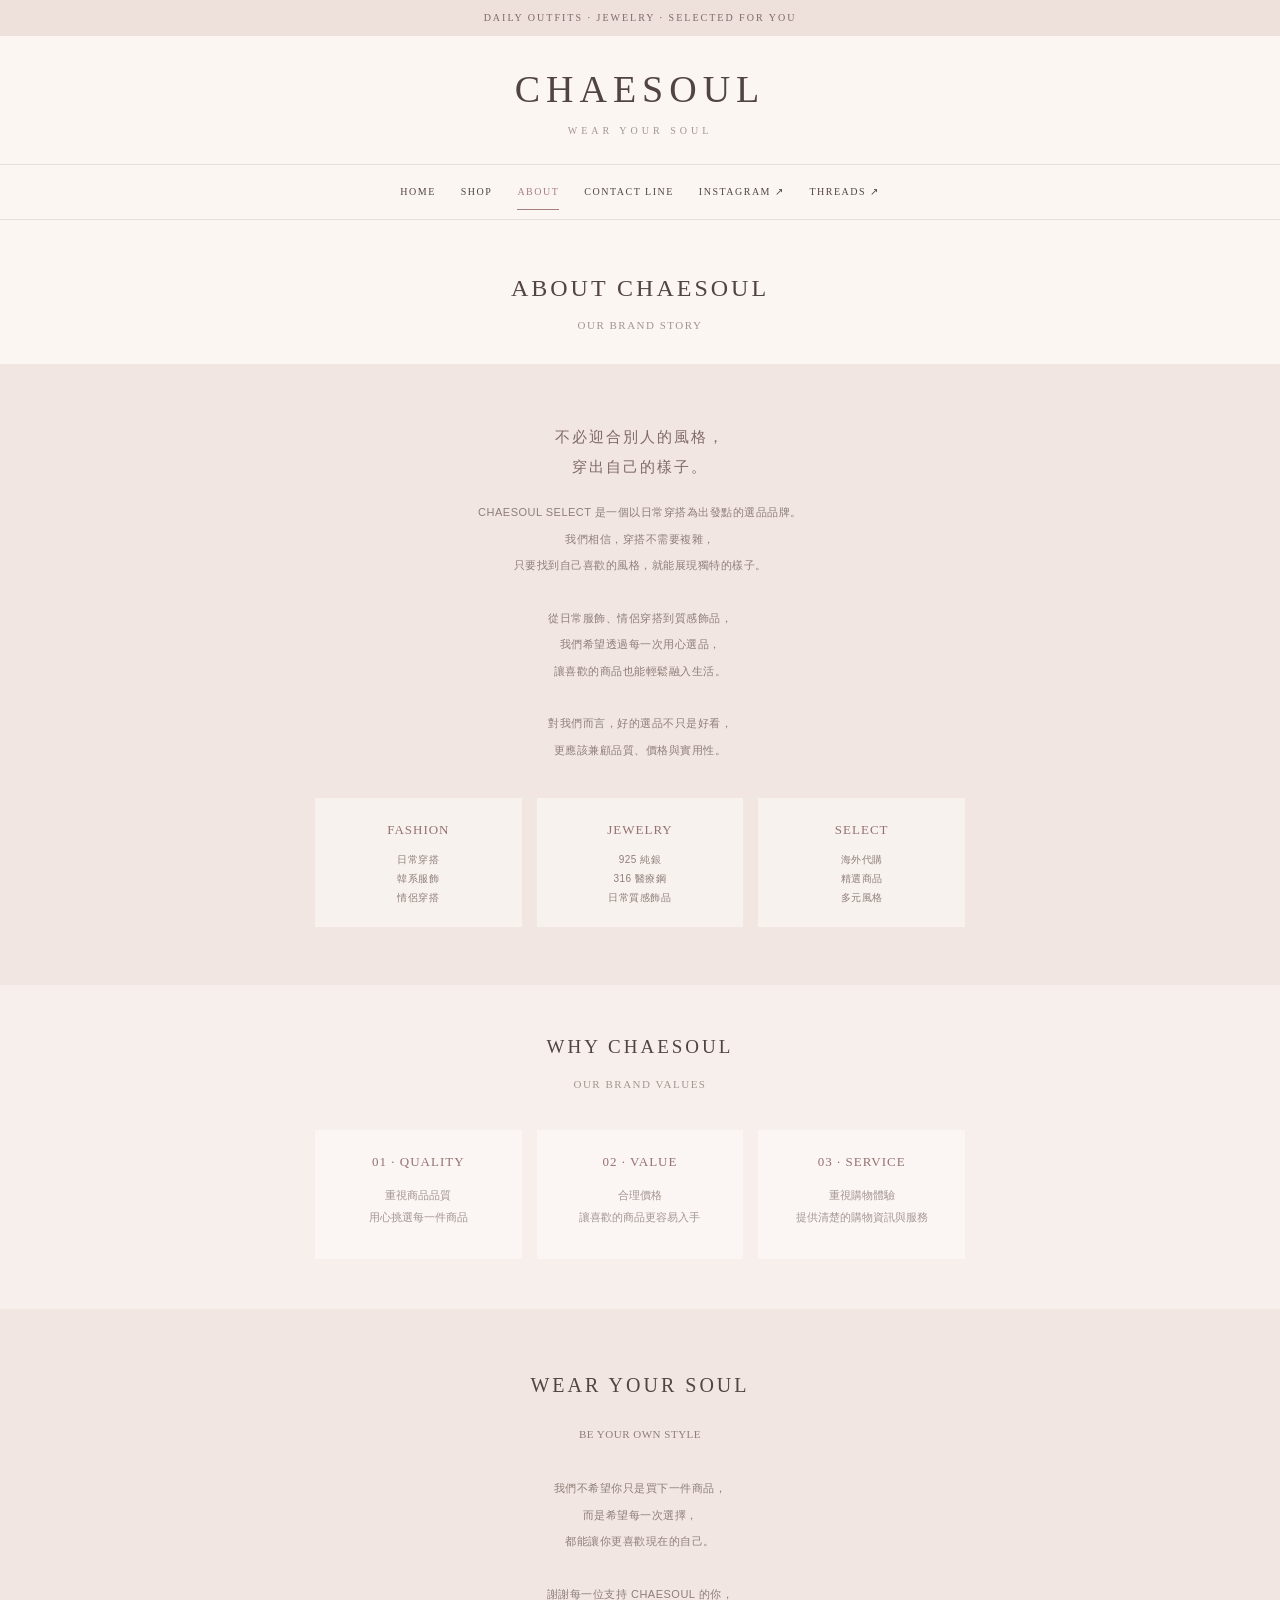
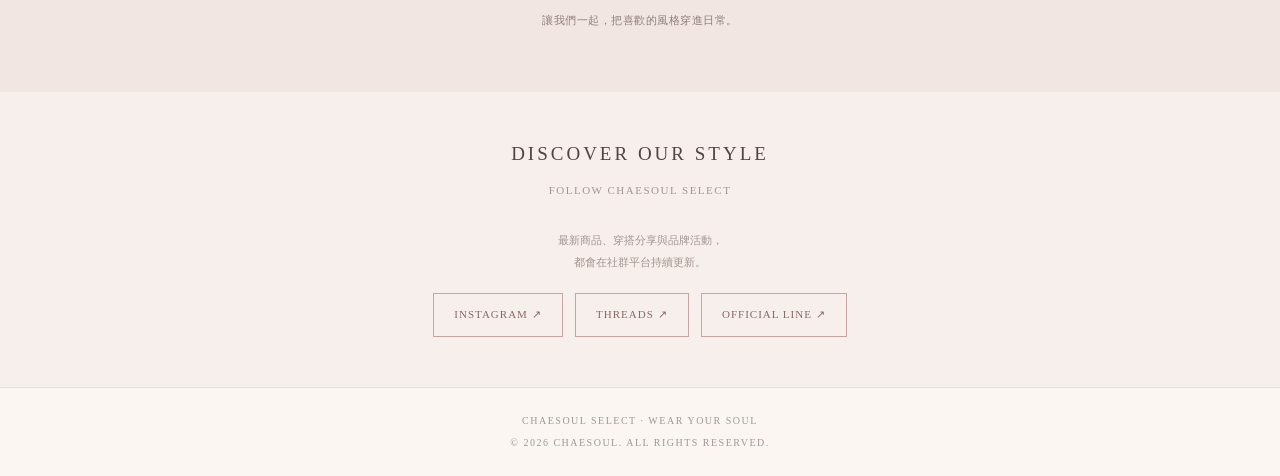
<file: about.html>
<!DOCTYPE html>
<html lang="zh-Hant">
<head>
  <meta charset="UTF-8">
  <meta name="viewport" content="width=device-width, initial-scale=1.0">
  <meta name="theme-color" content="#fbf6f2">
  <meta name="description" content="CHAESOUL SELECT｜日常服飾、情侶穿搭、質感飾品與海外代購。找到喜歡的風格，穿出自己的樣子。">
  <title>品牌介紹 | CHAESOUL SELECT</title>
  <link rel="stylesheet" href="style.css">
</head>

<body>

  <div class="topbar">
    DAILY OUTFITS · JEWELRY · SELECTED FOR YOU
  </div>

  <header>
    <h1 class="logo">
      <a href="index.html">CHAESOUL</a>
    </h1>
    <p class="tagline">WEAR YOUR SOUL</p>
  </header>

  <nav>
    <a href="index.html">HOME</a>
    <a href="shop.html">SHOP</a>
    <a href="about.html" aria-current="page">ABOUT</a>
    <a href="contact.html">CONTACT LINE</a>
    <a href="https://www.instagram.com/chaesoul__/" target="_blank" rel="noopener noreferrer">INSTAGRAM ↗</a>
    <a href="https://www.threads.com/@chaesoul__" target="_blank" rel="noopener noreferrer">THREADS ↗</a>
  </nav>

  <main>

    <!-- 品牌主視覺 -->
    <section class="page-intro">
      <h2>ABOUT CHAESOUL</h2>
      <p>OUR BRAND STORY</p>
    </section>

    <!-- 品牌理念 -->
    <section class="about">

      <div class="about-content">

        <p class="about-lead">
          不必迎合別人的風格，<br>
          穿出自己的樣子。
        </p>

        <p>
          CHAESOUL SELECT 是一個以日常穿搭為出發點的選品品牌。<br>
          我們相信，穿搭不需要複雜，<br>
          只要找到自己喜歡的風格，就能展現獨特的樣子。
          <br><br>

          從日常服飾、情侶穿搭到質感飾品，<br>
          我們希望透過每一次用心選品，<br>
          讓喜歡的商品也能輕鬆融入生活。
          <br><br>

          對我們而言，好的選品不只是好看，<br>
          更應該兼顧品質、價格與實用性。
        </p>

      </div>

      <div class="about-details">

        <div class="about-item">
          <h3>FASHION</h3>
          <p>
            日常穿搭<br>
            韓系服飾<br>
            情侶穿搭
          </p>
        </div>

        <div class="about-item">
          <h3>JEWELRY</h3>
          <p>
            925 純銀<br>
            316 醫療鋼<br>
            日常質感飾品
          </p>
        </div>

        <div class="about-item">
          <h3>SELECT</h3>
          <p>
            海外代購<br>
            精選商品<br>
            多元風格
          </p>
        </div>

      </div>

    </section>

    <!-- 品牌特色 -->
    <section class="social">

      <div class="section-heading">
        <h2>WHY CHAESOUL</h2>
        <p>OUR BRAND VALUES</p>
      </div>

      <div class="about-details">

        <div class="about-item">
          <h3>01 · QUALITY</h3>
          <p>
            重視商品品質<br>
            用心挑選每一件商品
          </p>
        </div>

        <div class="about-item">
          <h3>02 · VALUE</h3>
          <p>
            合理價格<br>
            讓喜歡的商品更容易入手
          </p>
        </div>

        <div class="about-item">
          <h3>03 · SERVICE</h3>
          <p>
            重視購物體驗<br>
            提供清楚的購物資訊與服務
          </p>
        </div>

      </div>

    </section>

    <!-- 品牌宣言 -->
    <section class="about">

      <div class="about-content">

        <div class="section-heading">
          <h2>WEAR YOUR SOUL</h2>
          <p>BE YOUR OWN STYLE</p>
        </div>

        <p>
          我們不希望你只是買下一件商品，<br>
          而是希望每一次選擇，<br>
          都能讓你更喜歡現在的自己。
          <br><br>
          謝謝每一位支持 CHAESOUL 的你，<br>
          讓我們一起，把喜歡的風格穿進日常。
        </p>

      </div>

    </section>

    <!-- 社群及官方 LINE -->
    <section class="social">

      <div class="section-heading">
        <h2>DISCOVER OUR STYLE</h2>
        <p>FOLLOW CHAESOUL SELECT</p>
      </div>

      <p>
        最新商品、穿搭分享與品牌活動，<br>
        都會在社群平台持續更新。
      </p>

      <a
        class="social-button"
        href="https://www.instagram.com/chaesoul__/"
        target="_blank"
        rel="noopener noreferrer"
      >
        INSTAGRAM ↗
      </a>

      <a
        class="social-button"
        href="https://www.threads.com/@chaesoul__"
        target="_blank"
        rel="noopener noreferrer"
      >
        THREADS ↗
      </a>

      <a
        class="social-button"
        href="https://lin.ee/R7tp9XY"
        target="_blank"
        rel="noopener noreferrer"
      >
        OFFICIAL LINE ↗
      </a>

    </section>

  </main>

  <footer>
    CHAESOUL SELECT · WEAR YOUR SOUL
    <br>
    © 2026 CHAESOUL. ALL RIGHTS RESERVED.
  </footer>

</body>
</html>
</file>
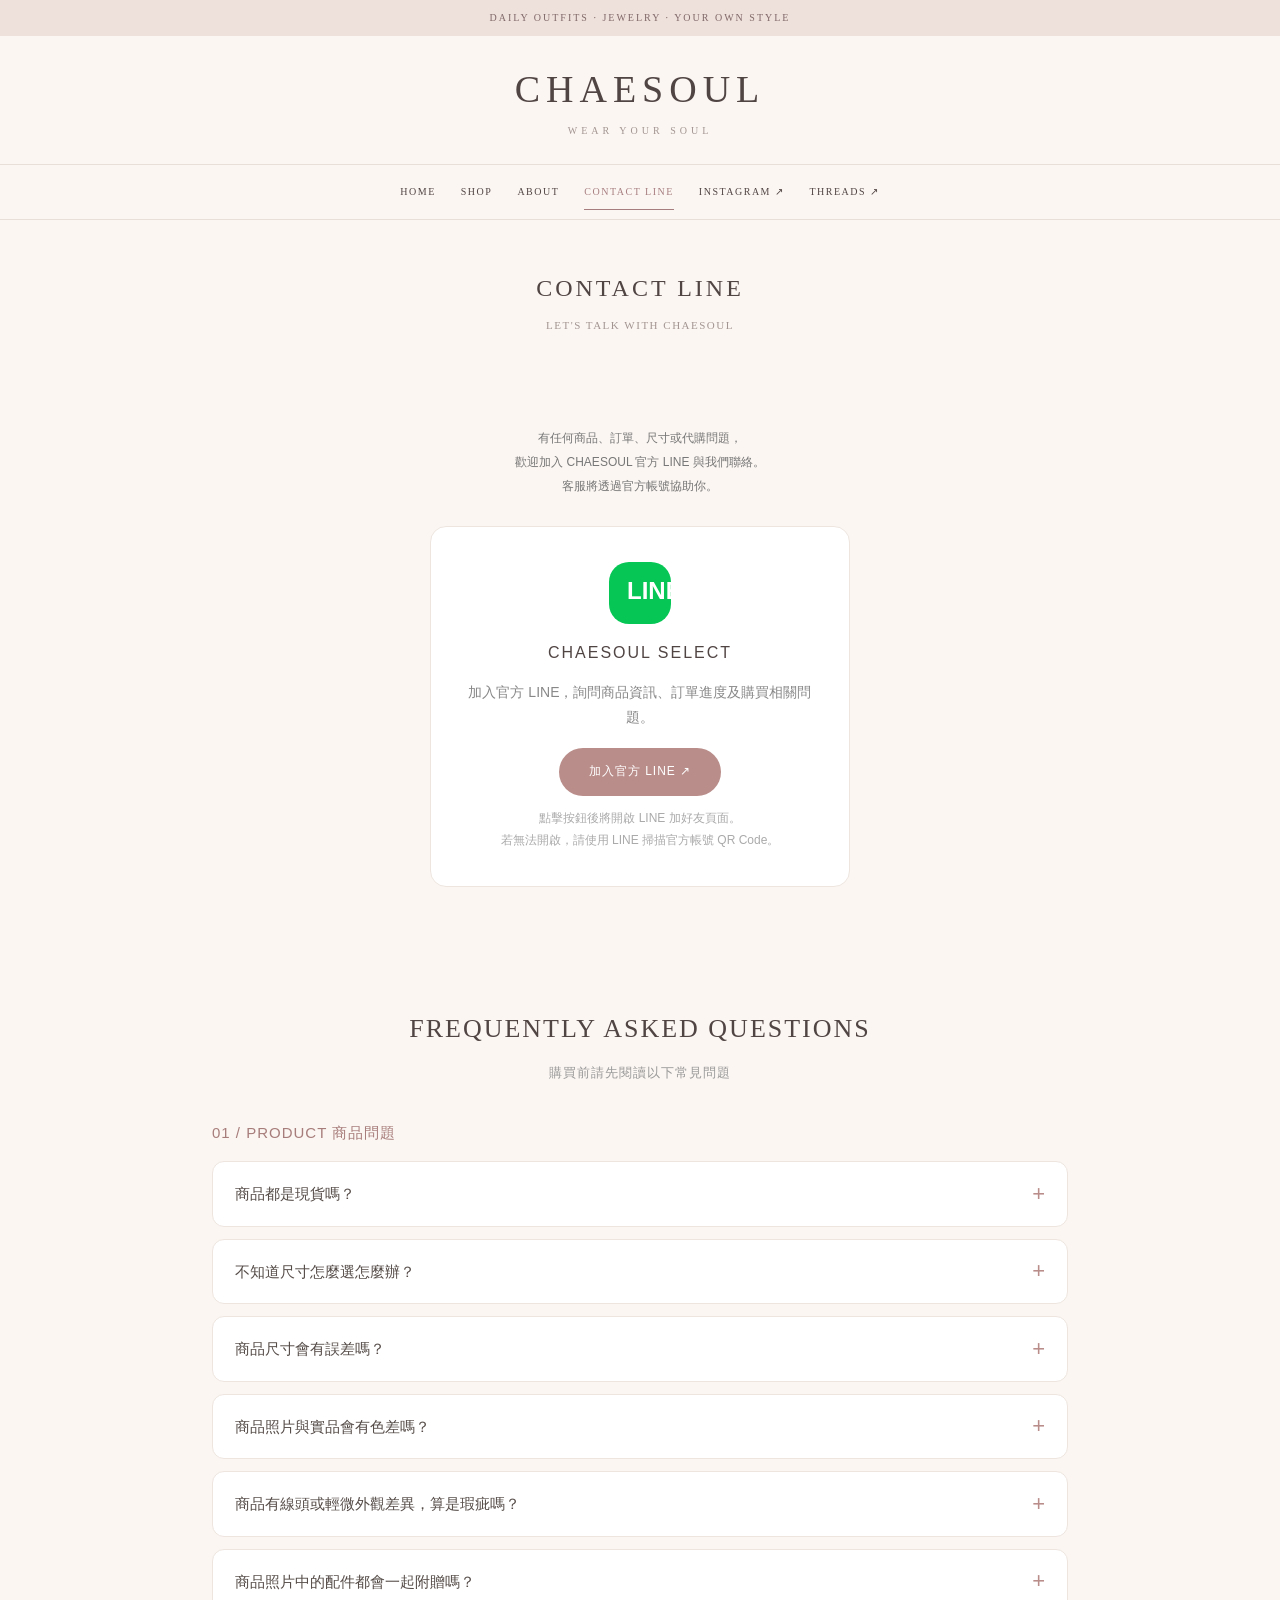
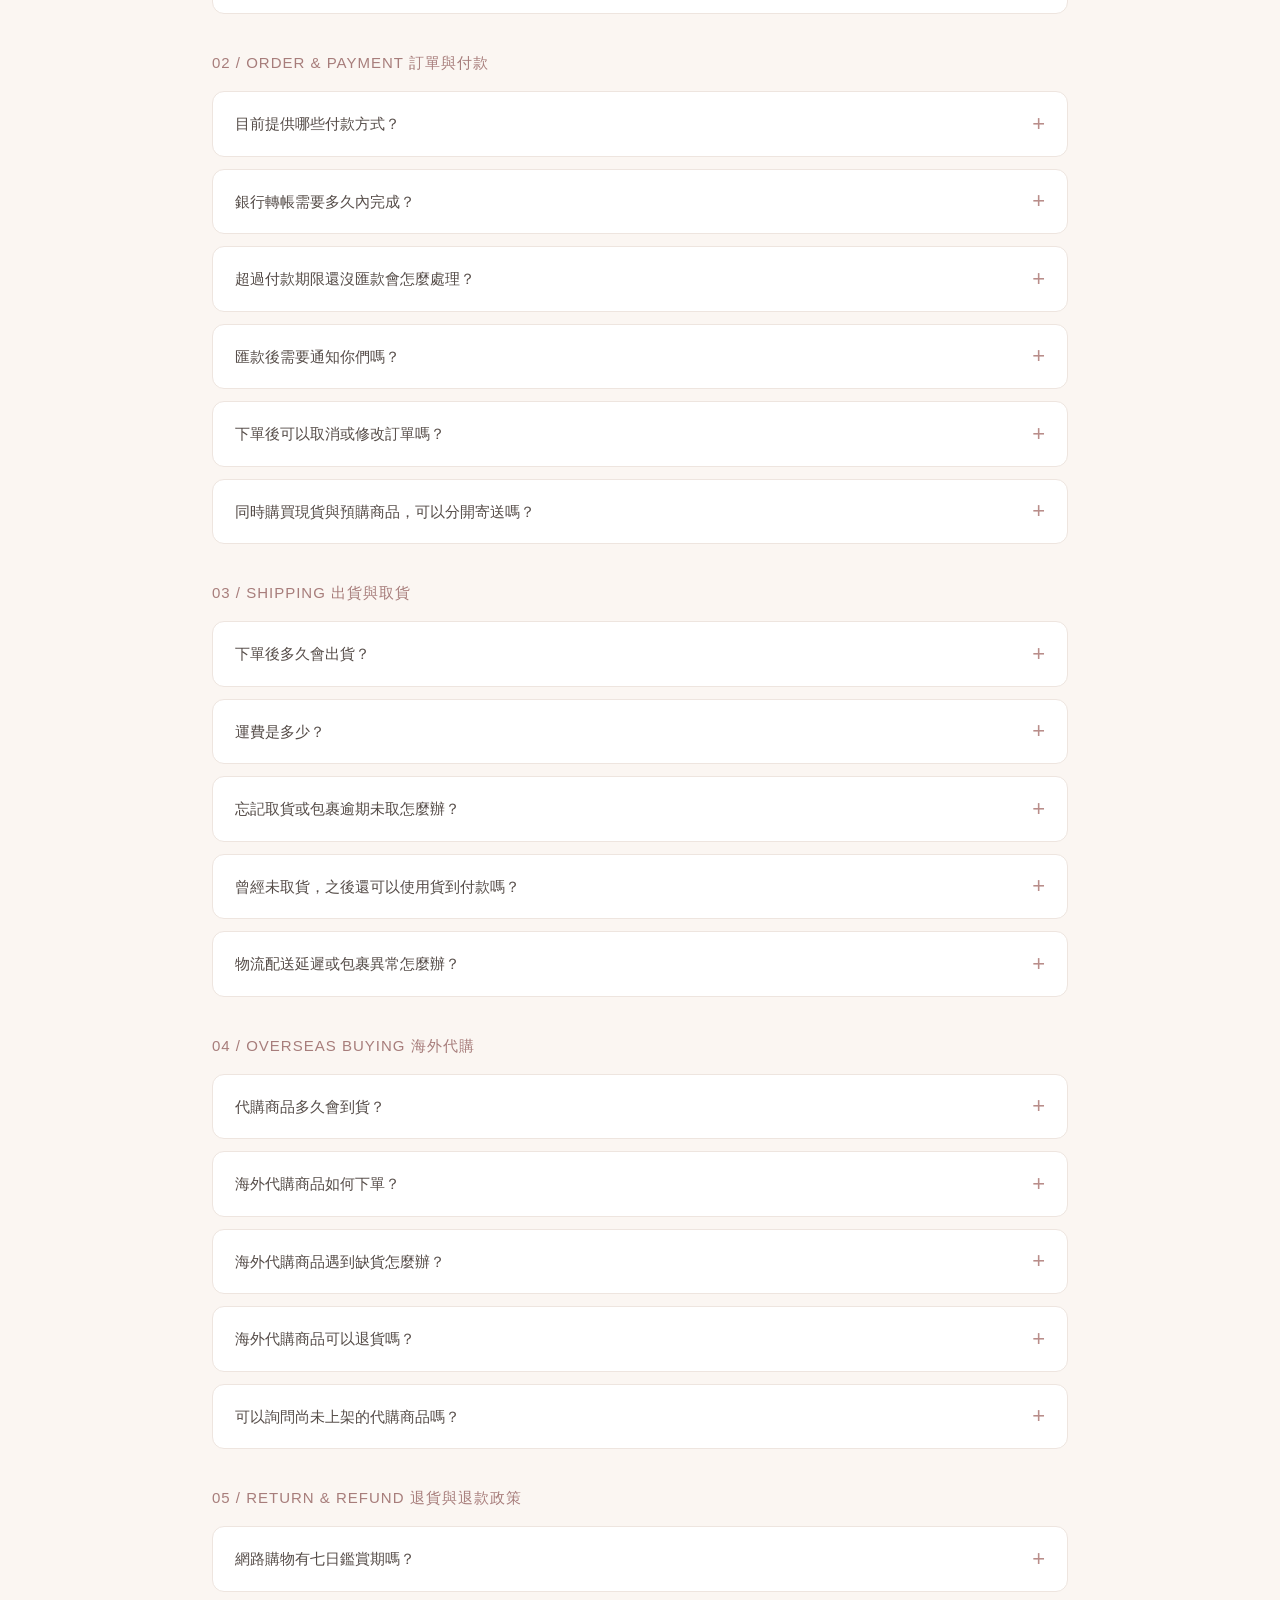
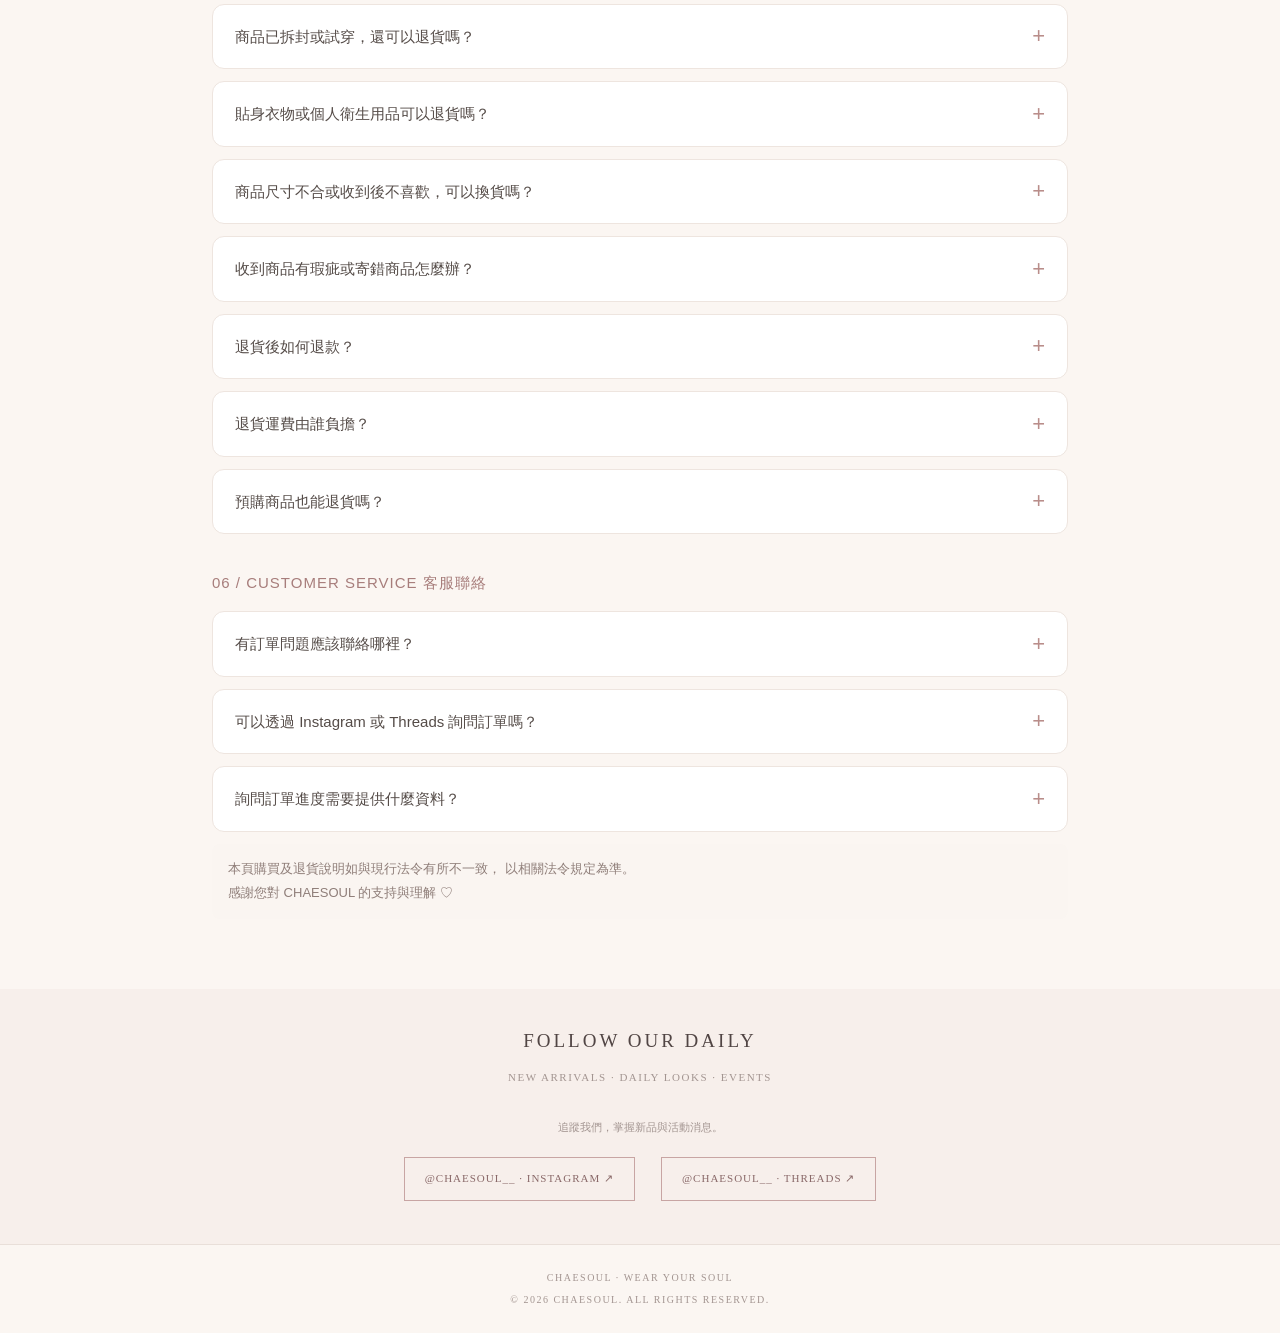
<file: contact.html>
<!DOCTYPE html>
<html lang="zh-Hant">
<head>
  <meta charset="UTF-8">
  <meta name="viewport" content="width=device-width, initial-scale=1.0">
  <meta name="theme-color" content="#fbf6f2">
  <meta name="description" content="CHAESOUL SELECT｜商品、訂單、付款、出貨及退換貨常見問題。">
  <title>聯絡我們與常見問題 | CHAESOUL</title>
  <link rel="stylesheet" href="style.css">

  <style>
    .faq-section {
      max-width: 900px;
      margin: 0 auto;
      padding: 20px 22px 70px;
    }

    .faq-heading {
      text-align: center;
      margin-bottom: 35px;
    }

    .faq-heading h2 {
      font-size: 26px;
      letter-spacing: 2px;
      margin-bottom: 10px;
    }

    .faq-heading p {
      color: #999;
      font-size: 13px;
      letter-spacing: 1px;
    }

    .faq-category {
      margin: 35px 0 15px;
      color: #a77d7b;
      font-size: 15px;
      letter-spacing: 1px;
    }

    .faq-item {
      background: #fff;
      border: 1px solid #eee5df;
      border-radius: 12px;
      margin-bottom: 12px;
      overflow: hidden;
    }

    .faq-item summary {
      list-style: none;
      cursor: pointer;
      padding: 19px 22px;
      padding-right: 48px;
      font-size: 15px;
      color: #554c48;
      position: relative;
      line-height: 1.7;
    }

    .faq-item summary::-webkit-details-marker {
      display: none;
    }

    .faq-item summary::after {
      content: "+";
      position: absolute;
      right: 22px;
      top: 50%;
      transform: translateY(-50%);
      font-size: 22px;
      color: #b98d8a;
    }

    .faq-item[open] summary::after {
      content: "−";
    }

    .faq-answer {
      padding: 0 22px 22px;
      color: #777;
      font-size: 14px;
      line-height: 2;
    }

    .faq-answer ol,
    .faq-answer ul {
      padding-left: 22px;
      margin: 8px 0;
    }

    .faq-answer li {
      margin-bottom: 7px;
    }

    .faq-answer strong {
      color: #8e6b68;
    }

    .faq-answer a {
      color: #a77d7b;
      text-decoration: underline;
    }

    .faq-note {
      background: #faf5f1;
      border-radius: 8px;
      padding: 13px 16px;
      margin-top: 12px;
      font-size: 13px;
    }

    .contact-wrap {
      max-width: 700px;
      margin: 0 auto;
      padding: 20px;
      text-align: center;
    }

    .contact-intro {
      line-height: 2;
      color: #777;
      margin-bottom: 28px;
    }

    .line-card {
      max-width: 420px;
      margin: 0 auto;
      padding: 35px 25px;
      background: #fff;
      border: 1px solid #eee5df;
      border-radius: 16px;
    }

    .line-mark {
      display: inline-block;
      background: #06c755;
      color: white;
      padding: 7px 18px;
      border-radius: 20px;
      font-weight: bold;
      margin-bottom: 15px;
    }

    .line-card h3 {
      letter-spacing: 2px;
      margin-bottom: 12px;
    }

    .line-card p {
      color: #888;
      font-size: 14px;
      line-height: 1.8;
    }

    .line-button {
      display: inline-block;
      margin: 18px 0 12px;
      padding: 13px 30px;
      background: #b98d8a;
      color: white !important;
      border-radius: 30px;
      text-decoration: none !important;
      transition: .3s;
    }

    .line-button:hover {
      opacity: .8;
    }

    .line-note {
      font-size: 12px !important;
      color: #aaa !important;
    }

    .social {
      text-align: center;
      padding: 35px 20px;
    }

    .social .social-button {
      display: inline-block;
      margin: 8px;
    }

    @media (max-width: 600px) {
      .faq-section {
        padding: 15px 15px 50px;
      }

      .faq-item summary {
        padding: 16px 18px;
        padding-right: 42px;
      }

      .faq-answer {
        padding: 0 18px 18px;
      }
    }
  </style>
</head>

<body>

<div class="topbar">
  DAILY OUTFITS · JEWELRY · YOUR OWN STYLE
</div>

<header>
  <h1 class="logo">
    <a href="index.html">CHAESOUL</a>
  </h1>
  <p class="tagline">WEAR YOUR SOUL</p>
</header>

<nav>
  <a href="index.html">HOME</a>
  <a href="shop.html">SHOP</a>
  <a href="about.html">ABOUT</a>
  <a href="contact.html" aria-current="page">CONTACT LINE</a>
  <a href="https://www.instagram.com/chaesoul__/" target="_blank" rel="noopener noreferrer">INSTAGRAM ↗</a>
  <a href="https://www.threads.com/@chaesoul__" target="_blank" rel="noopener noreferrer">THREADS ↗</a>
</nav>

<main>

  <!-- 官方 LINE -->
  <section class="page-intro">
    <h2>CONTACT LINE</h2>
    <p>LET'S TALK WITH CHAESOUL</p>
  </section>

  <section class="section">
    <div class="contact-wrap">

      <p class="contact-intro">
        有任何商品、訂單、尺寸或代購問題，<br>
        歡迎加入 CHAESOUL 官方 LINE 與我們聯絡。<br>
        客服將透過官方帳號協助你。
      </p>

      <div class="line-card">
        <div class="line-mark">LINE</div>

        <h3>CHAESOUL SELECT</h3>

        <p>
          加入官方 LINE，詢問商品資訊、訂單進度及購買相關問題。
        </p>

        <a
          class="line-button"
          href="https://lin.ee/R7tp9XY"
          target="_blank"
          rel="noopener noreferrer"
        >
          加入官方 LINE ↗
        </a>

        <p class="line-note">
          點擊按鈕後將開啟 LINE 加好友頁面。<br>
          若無法開啟，請使用 LINE 掃描官方帳號 QR Code。
        </p>
      </div>

    </div>
  </section>


  <!-- 常見問題 -->
  <section class="faq-section">

    <div class="faq-heading">
      <h2>FREQUENTLY ASKED QUESTIONS</h2>
      <p>購買前請先閱讀以下常見問題</p>
    </div>


    <!-- 01 商品問題 -->
    <h3 class="faq-category">01 / PRODUCT 商品問題</h3>

    <details class="faq-item">
      <summary>商品都是現貨嗎？</summary>
      <div class="faq-answer">
        商品分為現貨及預購商品，實際供貨狀況以商品頁面標示為準。
        <ul>
          <li><strong>現貨商品：</strong>確認訂單及付款後，將儘速安排出貨。</li>
          <li><strong>預購商品：</strong>追加時間約 10–15 個工作天，不含例假日，實際時間依廠商供貨狀況而定。</li>
        </ul>
      </div>
    </details>

    <details class="faq-item">
      <summary>不知道尺寸怎麼選怎麼辦？</summary>
      <div class="faq-answer">
        可以透過官方 LINE 私訊我們，提供平常穿著尺寸、身高及體重等資訊，
        我們會盡可能協助你挑選適合的尺寸。
        <br>
        建議下單前先確認商品尺寸表，避免因尺寸選擇不合適而產生困擾。
      </div>
    </details>

    <details class="faq-item">
      <summary>商品尺寸會有誤差嗎？</summary>
      <div class="faq-answer">
        商品尺寸皆以人工測量，可能因測量方式及商品材質不同而有些微誤差，
        實際尺寸仍以收到的商品為準。
      </div>
    </details>

    <details class="faq-item">
      <summary>商品照片與實品會有色差嗎？</summary>
      <div class="faq-answer">
        商品照片可能因拍攝光線、螢幕顯示設定及不同裝置而產生些微色差。
        商品細節、材質及尺寸請以各商品頁面說明為準。
        若對商品有疑問，歡迎購買前先詢問客服。
      </div>
    </details>

    <details class="faq-item">
      <summary>商品有線頭或輕微外觀差異，算是瑕疵嗎？</summary>
      <div class="faq-answer">
        部分商品可能因製作方式、材質或人工加工而有輕微線頭及細節差異，
        是否屬於商品瑕疵，須依實際情況判斷。
        <br>
        若商品有明顯破損、嚴重污漬、重大製作問題或其他異常，
        請聯繫官方 LINE 並提供照片，我們會協助確認及處理。
        <div class="faq-note">
          商品的合理差異不代表可以排除消費者依法享有的退貨權利。
        </div>
      </div>
    </details>

    <details class="faq-item">
      <summary>商品照片中的配件都會一起附贈嗎？</summary>
      <div class="faq-answer">
        商品圖片中的拍攝道具、搭配配件或模特兒穿搭品，
        若非商品頁面明確標示的販售內容，均不包含在商品內。
        實際販售品項及內容請以商品頁面說明為準。
      </div>
    </details>


    <!-- 02 訂單與付款 -->
    <h3 class="faq-category">02 / ORDER & PAYMENT 訂單與付款</h3>

    <details class="faq-item">
      <summary>目前提供哪些付款方式？</summary>
      <div class="faq-answer">
        目前提供以下兩種付款方式：
        <ol>
          <li>
            <strong>7-11 賣貨便：</strong>
            下單時選擇貨到付款，收到包裹後再付款取貨，運費 NT$38。
          </li>
          <li>
            <strong>銀行轉帳：</strong>
            完成商品款項匯款後，由我們確認款項，再使用 7-11 交貨便安排寄出，運費 NT$60。
          </li>
        </ol>
        <div class="faq-note">
          如需確認轉帳資訊，請透過官方 LINE 聯繫客服。
        </div>
      </div>
    </details>

    <details class="faq-item">
      <summary>銀行轉帳需要多久內完成？</summary>
      <div class="faq-answer">
        選擇銀行轉帳，請於訂單成立後 24 小時內完成匯款，
        並透過官方 LINE 提供帳號末五碼及訂單資訊，以利核對。
        <br>
        若有付款時間上的需求，請於期限內提前聯繫客服。
      </div>
    </details>

    <details class="faq-item">
      <summary>超過付款期限還沒匯款會怎麼處理？</summary>
      <div class="faq-answer">
        若超過 24 小時仍未完成付款，且未事先聯繫客服，
        CHAESOUL 將保留取消訂單及不保留商品的權利。
        <br>
        若需要延長付款時間，請提前透過官方 LINE 告知，
        經客服確認後再行安排。
      </div>
    </details>

    <details class="faq-item">
      <summary>匯款後需要通知你們嗎？</summary>
      <div class="faq-answer">
        需要唷！完成匯款後，請透過官方 LINE 提供匯款帳號末五碼及訂單資訊，
        方便我們核對款項並安排後續出貨。
      </div>
    </details>

    <details class="faq-item">
      <summary>下單後可以取消或修改訂單嗎？</summary>
      <div class="faq-answer">
        若需要修改商品、尺寸或訂單內容，請盡快透過官方 LINE 聯繫客服。
        <ul>
          <li>尚未採購或處理的訂單，可先聯繫客服確認是否能修改或取消。</li>
          <li>商品已向供應商追加或進入出貨流程時，可能無法即時修改，須依實際情況確認。</li>
          <li>商品已寄出時，無法直接修改原訂單，後續依退貨規範辦理。</li>
        </ul>
        消費者依法享有的解除契約權利不因上述流程而受影響。
      </div>
    </details>

    <details class="faq-item">
      <summary>同時購買現貨與預購商品，可以分開寄送嗎？</summary>
      <div class="faq-answer">
        可以唷！若訂單同時包含現貨及預購商品，原則上會等商品到齊後合併寄出。
        <br>
        若希望現貨先行出貨，也可以事先告知客服，
        但分開寄送將產生額外運費，需由買家自行負擔。
      </div>
    </details>


    <!-- 03 出貨與取貨 -->
    <h3 class="faq-category">03 / SHIPPING 出貨與取貨</h3>

    <details class="faq-item">
      <summary>下單後多久會出貨？</summary>
      <div class="faq-answer">
        <ul>
          <li><strong>現貨商品：</strong>確認訂單及付款後，將儘速安排出貨。</li>
          <li><strong>預購商品：</strong>追加時間約 10–15 個工作天，不含例假日。</li>
        </ul>
        實際出貨時間可能因訂單量、物流及廠商供貨狀況有所調整。
      </div>
    </details>

    <details class="faq-item">
      <summary>運費是多少？</summary>
      <div class="faq-answer">
        <ul>
          <li><strong>7-11 賣貨便貨到付款：</strong>NT$38。</li>
          <li><strong>銀行轉帳後使用 7-11 交貨便寄出：</strong>NT$60。</li>
        </ul>
        若因顧客需求將同一筆訂單分開寄送，第二次寄送須另支付運費。
      </div>
    </details>

    <details class="faq-item">
      <summary>忘記取貨或包裹逾期未取怎麼辦？</summary>
      <div class="faq-answer">
        若包裹因未取貨而退回，請主動透過官方 LINE 聯繫客服，
        確認是否需要重新寄送。
        <ol>
          <li>重新寄送前，須先支付商品款項及 NT$60 補寄運費。</li>
          <li>商品退回後，請於 3 日內完成匯款。</li>
          <li>若超過 3 日仍未收到款項，且未事先告知預計付款時間，
            將不再保留商品，也不安排重新寄送。</li>
          <li>若有特殊付款需求，請提前告知客服，以便協調保留期限。</li>
        </ol>
        <div class="faq-note">
          例如：商品 NT$649＋補寄運費 NT$60，合計 NT$709。
        </div>
      </div>
    </details>

    <details class="faq-item">
      <summary>曾經未取貨，之後還可以使用貨到付款嗎？</summary>
      <div class="faq-answer">
        為避免再次發生未取貨情況，曾有未取貨紀錄的顧客，
        後續訂單將改採銀行轉帳先付款，不再提供貨到付款服務。
      </div>
    </details>

    <details class="faq-item">
      <summary>物流配送延遲或包裹異常怎麼辦？</summary>
      <div class="faq-answer">
        若物流配送延遲、包裹狀態異常或顯示已送達但實際未收到，
        請透過官方 LINE 聯繫客服，並提供訂單資訊。
        <br>
        若包裹於運送途中發生遺失或損壞，
        CHAESOUL 將協助向物流業者查詢及處理。
      </div>
    </details>


    <!-- 04 海外代購 -->
    <h3 class="faq-category">04 / OVERSEAS BUYING 海外代購</h3>

    <details class="faq-item">
      <summary>代購商品多久會到貨？</summary>
      <div class="faq-answer">
        海外代購商品的到貨時間依每次海外代購行程、當地供貨狀況及物流安排而定，
        無法保證固定到貨日期。
        <br>
        若有預計購買的商品，歡迎先透過官方 LINE 詢問。
      </div>
    </details>

    <details class="faq-item">
      <summary>海外代購商品如何下單？</summary>
      <div class="faq-answer">
        請先透過官方 LINE 提供商品圖片、名稱或相關連結，
        由客服協助確認商品、價格及相關費用。
        <br>
        確認商品資訊及付款完成後，CHAESOUL 才會向海外供應商下單。
      </div>
    </details>

    <details class="faq-item">
      <summary>海外代購商品遇到缺貨怎麼辦？</summary>
      <div class="faq-answer">
        若海外供應商臨時缺貨、取消訂單或商品無法取得，
        CHAESOUL 將主動通知顧客，並協調等待補貨、改選其他商品或取消該商品。
        <br>
        若商品無法供應且顧客不願等待或更換，
        將退還該商品已支付的款項。
      </div>
    </details>

    <details class="faq-item">
      <summary>海外代購商品可以退貨嗎？</summary>
      <div class="faq-answer">
        海外代購商品仍須依商品性質及相關消費者保護法令辦理，
        不會僅因商品屬於海外代購，就一律排除消費者依法享有的權利。
        <br>
        如需辦理退貨，請透過官方 LINE 聯繫客服。
      </div>
    </details>

    <details class="faq-item">
      <summary>可以詢問尚未上架的代購商品嗎？</summary>
      <div class="faq-answer">
        可以！歡迎提供商品圖片、名稱或相關連結至官方 LINE，
        我們會協助確認是否能代購及相關價格。
      </div>
    </details>


    <!-- 05 退換貨政策 -->
    <h3 class="faq-category">05 / RETURN & REFUND 退貨與退款政策</h3>

    <details class="faq-item">
      <summary>網路購物有七日鑑賞期嗎？</summary>
      <div class="faq-answer">
        依《消費者保護法》第 19 條規定，
        通訊交易消費者原則上享有收受商品次日起 7 日內解除契約的權利，
        不需要說明理由，也不需負擔額外費用。
        <br>
        七日鑑賞期為猶豫期，並非試用期。
        請以檢查商品所必要的程度為限。
        <br>
        如需退貨，請於法定期限內透過官方 LINE 聯繫客服。
      </div>
    </details>

    <details class="faq-item">
      <summary>商品已拆封或試穿，還可以退貨嗎？</summary>
      <div class="faq-answer">
        消費者得於必要範圍內檢查商品。
        若因超出必要檢查範圍而造成商品髒污、損壞或價值減損，
        將依相關法令及個案情況處理。
        <br>
        退回商品請盡可能保持完整，並保留原有配件、贈品及相關包裝，
        以利確認商品狀態。
      </div>
    </details>

    <details class="faq-item">
      <summary>貼身衣物或個人衛生用品可以退貨嗎？</summary>
      <div class="faq-answer">
        依《消費者保護法》第 19 條及《通訊交易解除權合理例外情事適用準則》，
        已拆封之個人衛生用品，在符合法定條件且交易前已明確告知的情況下，
        得排除七日解除契約權的適用。
        <ol>
          <li>是否屬於個人衛生用品，須依商品實際性質、衛生特性及拆封情形個別判斷。</li>
          <li>並非所有貼身衣物、內衣、內褲、襪類或背心，都當然屬於不可退貨商品。</li>
          <li>若商品依法符合退貨例外，且已於購買前明確告知，才依該法定例外處理。</li>
        </ol>
        <div class="faq-note">
          實際退貨權利依商品性質、交易前告知內容及相關法令認定。
        </div>
      </div>
    </details>

    <details class="faq-item">
      <summary>商品尺寸不合或收到後不喜歡，可以換貨嗎？</summary>
      <div class="faq-answer">
        CHAESOUL 目前未提供因個人因素（如尺寸不合、顏色不喜歡或款式更換）
        的額外換貨服務。
        <br>
        不過，網路購物仍依法享有相關消費者權益。
        若需辦理退貨，請於法定期限內聯繫官方 LINE，
        並依退貨規範辦理。
      </div>
    </details>

    <details class="faq-item">
      <summary>收到商品有瑕疵或寄錯商品怎麼辦？</summary>
      <div class="faq-answer">
        若收到商品有明顯破損、嚴重污漬、重大製作問題、
        商品品項錯誤或數量不符，
        請透過官方 LINE 聯繫客服，並提供訂單資訊及商品照片。
        <br>
        經確認屬於 CHAESOUL 責任的情況，
        將協助處理後續事宜及必要運費。
      </div>
    </details>

    <details class="faq-item">
      <summary>退貨後如何退款？</summary>
      <div class="faq-answer">
        退貨申請確認後，將依適用法令辦理退款。
        退款原則上依原付款方式處理；
        若原付款方式無法退款，將另行與顧客確認適當方式。
        <br>
        實際退款及入帳時間可能因付款平台、銀行或金流業者作業而有所不同。
      </div>
    </details>

    <details class="faq-item">
      <summary>退貨運費由誰負擔？</summary>
      <div class="faq-answer">
        依法辦理的七日解除契約退貨，
        依相關法令規定處理，不會以買家先支付退貨運費作為接受退貨的條件。
        <br>
        若因商品瑕疵或出貨錯誤而需處理，
        經確認屬於 CHAESOUL 責任者，相關必要費用由本店負擔。
      </div>
    </details>

    <details class="faq-item">
      <summary>預購商品也能退貨嗎？</summary>
      <div class="faq-answer">
        預購商品不會僅因等待追加或尚未到貨，就當然排除法定退貨權利。
        實際仍依商品性質、交易情況及相關法令辦理。
      </div>
    </details>


    <!-- 06 客服聯絡 -->
    <h3 class="faq-category">06 / CUSTOMER SERVICE 客服聯絡</h3>

    <details class="faq-item">
      <summary>有訂單問題應該聯絡哪裡？</summary>
      <div class="faq-answer">
        訂單、付款、出貨、退貨及售後問題，
        請優先透過 <strong>CHAESOUL SELECT 官方 LINE</strong> 聯繫客服。
        <br>
        <a href="https://lin.ee/R7tp9XY" target="_blank" rel="noopener noreferrer">
          點此加入官方 LINE
        </a>
      </div>
    </details>

    <details class="faq-item">
      <summary>可以透過 Instagram 或 Threads 詢問訂單嗎？</summary>
      <div class="faq-answer">
        Instagram 及 Threads 主要用於新品與活動資訊分享，
        私訊可能因訊息量較多而延遲回覆。
        <br>
        為避免訂單訊息遺漏，商品、付款、出貨及售後問題，
        請優先透過官方 LINE 聯繫。
      </div>
    </details>

    <details class="faq-item">
      <summary>詢問訂單進度需要提供什麼資料？</summary>
      <div class="faq-answer">
        為方便客服快速查詢，請提供訂單編號、訂購姓名或相關訂購資訊。
      </div>
    </details>

    <div class="faq-note">
      本頁購買及退貨說明如與現行法令有所不一致，
      以相關法令規定為準。
      <br>
      感謝您對 CHAESOUL 的支持與理解 ♡
    </div>

  </section>


  <!-- 社群連結 -->
  <section class="social">
    <div class="section-heading">
      <h2>FOLLOW OUR DAILY</h2>
      <p>NEW ARRIVALS · DAILY LOOKS · EVENTS</p>
    </div>

    <p>追蹤我們，掌握新品與活動消息。</p>

    <div class="social-buttons">
      <a
        class="social-button"
        href="https://www.instagram.com/chaesoul__/"
        target="_blank"
        rel="noopener noreferrer"
      >
        @CHAESOUL__ · INSTAGRAM ↗
      </a>

      <a
        class="social-button"
        href="https://www.threads.com/@chaesoul__"
        target="_blank"
        rel="noopener noreferrer"
      >
        @CHAESOUL__ · THREADS ↗
      </a>
    </div>
  </section>

</main>

<footer>
  CHAESOUL · WEAR YOUR SOUL<br>
  © 2026 CHAESOUL. ALL RIGHTS RESERVED.
</footer>

</body>
</html>
</file>
<file: style.css>
/* ========================================
   CHAESOUL SELECT
   GLOBAL DESIGN SYSTEM
======================================== */

:root {
  --bg: #fbf6f2;
  --pink: #ead1d1;
  --pink-light: #f5e9e5;
  --rose: #a77e80;
  --rose-dark: #896868;
  --text: #514544;
  --muted: #a39591;
  --line: #e9dfd9;
  --white: #fffdfb;
  --cream: #f1e6e1;
  --green: #06c755;

  --font-serif: Georgia, "Times New Roman", serif;
  --font-sans: "Noto Sans TC", "PingFang TC",
    "Microsoft JhengHei", sans-serif;

  --radius: 12px;
  --radius-large: 18px;

  --shadow: 0 8px 24px rgba(150, 105, 120, 0.08);
  --transition: .25s ease;
}


/* ========================================
   RESET & BASE
======================================== */

* {
  box-sizing: border-box;
}

html {
  scroll-behavior: smooth;
  scroll-padding-top: 24px;
}

body {
  margin: 0;
  background: var(--bg);
  color: var(--text);
  font-family: var(--font-sans);
  line-height: 1.8;
  -webkit-font-smoothing: antialiased;
}

img {
  display: block;
  max-width: 100%;
}

a {
  color: inherit;
  text-decoration: none;
}

button,
input,
select,
textarea {
  font: inherit;
}

button {
  cursor: pointer;
}

a,
button {
  -webkit-tap-highlight-color: transparent;
}

a:focus-visible,
button:focus-visible,
summary:focus-visible {
  outline: 2px solid var(--rose);
  outline-offset: 4px;
}

::selection {
  background: var(--pink);
  color: var(--text);
}


/* ========================================
   TOP BAR
======================================== */

.topbar {
  padding: 9px 12px;
  background: #eee0db;
  color: #806969;
  text-align: center;
  font-family: var(--font-serif);
  font-size: 10px;
  letter-spacing: 2px;
}


/* ========================================
   HEADER
======================================== */

header {
  padding: 29px 16px 24px;
  text-align: center;
}

.logo {
  margin: 0;
  font-family: var(--font-serif);
  font-size: 38px;
  font-weight: 400;
  letter-spacing: 6px;
  line-height: 1.3;
}

.logo a {
  transition: color var(--transition);
}

.logo a:hover {
  color: var(--rose);
}

.tagline {
  margin: 8px 0 0;
  color: var(--muted);
  font-family: var(--font-serif);
  font-size: 10px;
  letter-spacing: 4px;
}


/* ========================================
   NAVIGATION
======================================== */

nav {
  display: flex;
  justify-content: center;
  align-items: center;
  flex-wrap: wrap;
  gap: 25px;

  padding: 14px 12px;

  border-top: 1px solid var(--line);
  border-bottom: 1px solid var(--line);

  font-family: var(--font-serif);
  font-size: 10px;
  letter-spacing: 1.5px;
}

nav a {
  position: relative;
  padding: 4px 0;
  color: var(--text);
  transition: color var(--transition);
}

nav a:hover,
nav a[aria-current="page"] {
  color: var(--rose);
}

nav a[aria-current="page"]::after {
  content: "";
  position: absolute;
  left: 0;
  right: 0;
  bottom: -5px;
  height: 1px;
  background: var(--rose);
}


/* ========================================
   PAGE INTRO
======================================== */

.page-intro {
  padding: 50px 18px 28px;
  text-align: center;
}

.page-intro h2 {
  margin: 0;
  font-family: var(--font-serif);
  font-size: 24px;
  font-weight: 400;
  letter-spacing: 3px;
  line-height: 1.5;
}

.page-intro p {
  margin: 10px 0 0;
  color: var(--muted);
  font-family: var(--font-serif);
  font-size: 11px;
  letter-spacing: 1.5px;
}


/* ========================================
   HERO
======================================== */

.hero {
  padding: 65px 18px 58px;
  text-align: center;
}

.hero-label {
  color: var(--rose);
  font-family: var(--font-serif);
  font-size: 10px;
  letter-spacing: 4px;
}

.hero h2 {
  margin: 15px 0 12px;
  font-family: Georgia, "Noto Serif TC", serif;
  font-size: clamp(23px, 5vw, 32px);
  font-weight: 400;
  letter-spacing: 3px;
  line-height: 1.6;
}

.hero p {
  margin: 0;
  color: #998985;
  font-size: 11px;
  line-height: 2.2;
  letter-spacing: 1px;
}


/* ========================================
   SECTION
======================================== */

.section {
  padding: 30px 20px 60px;
}

.section-heading {
  margin-bottom: 28px;
  text-align: center;
}

.section-heading h2 {
  margin: 0;
  font-family: var(--font-serif);
  font-size: 19px;
  font-weight: 400;
  letter-spacing: 3px;
}

.section-heading p {
  margin: 8px 0 0;
  color: var(--muted);
  font-family: var(--font-serif);
  font-size: 10px;
  letter-spacing: 1.5px;
}


/* ========================================
   CATEGORY CARDS
======================================== */

.categories {
  display: grid;
  grid-template-columns: repeat(2, minmax(0, 1fr));
  gap: 20px;

  width: 100%;
  max-width: 760px;
  margin: 0 auto;
}

.category-card {
  min-width: 0;
  overflow: hidden;

  background: var(--white);
  border: 1px solid #eee4df;

  transition:
    transform var(--transition),
    box-shadow var(--transition);
}

.category-card:hover {
  transform: translateY(-3px);
  box-shadow: var(--shadow);
}


/* ========================================
   IMAGE CAROUSEL
======================================== */

.carousel {
  position: relative;
  overflow: hidden;
  background: #f0e4df;
  touch-action: pan-y;
}

.carousel-link {
  display: block;
  width: 100%;
}

.carousel-image {
  display: none;
  width: 100%;
  aspect-ratio: 4 / 4.8;
  object-fit: cover;
  background: #f0e4df;
}

.carousel-image.active {
  display: block;
  animation: fadeIn .45s ease;
}

@keyframes fadeIn {
  from {
    opacity: .55;
  }

  to {
    opacity: 1;
  }
}

.carousel-arrow {
  position: absolute;
  top: 50%;
  z-index: 2;

  display: flex;
  align-items: center;
  justify-content: center;

  width: 34px;
  height: 34px;
  padding: 0;

  transform: translateY(-50%);

  border: 1px solid #ffffffbf;
  border-radius: 50%;

  background: #fffdfbd1;
  color: #806969;

  font-size: 19px;

  cursor: pointer;
  transition: background var(--transition);
}

.carousel-arrow:hover {
  background: #fff;
}

.carousel-arrow.prev {
  left: 8px;
}

.carousel-arrow.next {
  right: 8px;
}

.carousel-dots {
  position: absolute;
  bottom: 10px;
  left: 0;
  right: 0;
  z-index: 2;

  display: flex;
  justify-content: center;
  gap: 6px;
}

.carousel-dot {
  width: 7px;
  height: 7px;
  padding: 0;

  border: 0;
  border-radius: 50%;

  background: #ffffffa6;
  cursor: pointer;
}

.carousel-dot.active {
  width: 16px;
  border-radius: 6px;
  background: white;
}


/* ========================================
   CATEGORY INFO
======================================== */

.category-info {
  padding: 18px 10px 21px;
  text-align: center;
}

.category-number {
  color: var(--rose);
  font-family: var(--font-serif);
  font-size: 9px;
  letter-spacing: 2px;
}

.category-info h3 {
  margin: 9px 0 7px;
  font-size: 15px;
  font-weight: 400;
  letter-spacing: 2px;
}

.category-info p {
  margin: 0;
  color: var(--muted);
  font-size: 10px;
  line-height: 1.8;
}


/* ========================================
   BUTTONS & LINKS
======================================== */

.shop-link,
.outline-link {
  display: inline-block;
  margin-top: 14px;
  padding: 10px 18px;

  border: 1px solid #ddc3c1;
  background: transparent;

  color: #967171;
  font-family: var(--font-serif);
  font-size: 10px;
  letter-spacing: 1px;

  transition:
    background var(--transition),
    color var(--transition);
}

.shop-link:hover,
.outline-link:hover {
  background: var(--pink);
  color: var(--text);
}

.social-button {
  display: inline-block;
  margin: 9px 4px 0;
  padding: 11px 20px;

  border: 1px solid #c8a5a3;

  background: transparent;
  color: #896868;

  font-family: var(--font-serif);
  font-size: 11px;
  letter-spacing: 1px;

  transition:
    background var(--transition),
    color var(--transition);
}

.social-button:hover {
  background: var(--pink);
  color: var(--text);
}


/* ========================================
   ABOUT
======================================== */

.about,
.soft-section {
  padding: 58px 20px;
  background: var(--cream);
  text-align: center;
}

.about-content {
  max-width: 680px;
  margin: auto;
}

.about h2 {
  margin: 0 0 18px;
  font-family: var(--font-serif);
  font-size: 20px;
  font-weight: 400;
  letter-spacing: 3px;
}

.about .about-lead {
  margin: 0 0 17px;
  color: #806969;
  font-size: 15px;
  letter-spacing: 2px;
  line-height: 2;
}

.about p {
  margin: 0;
  color: #8f7e79;
  font-size: 11px;
  line-height: 2.4;
  letter-spacing: .5px;
}

.about-details {
  display: grid;
  grid-template-columns: repeat(3, minmax(0, 1fr));
  gap: 15px;

  max-width: 650px;
  margin: 35px auto 0;
}

.about-item {
  padding: 20px 10px;
  background: #fffdfb8c;
}

.about-item h3 {
  margin: 0 0 9px;
  color: #967171;
  font-family: var(--font-serif);
  font-size: 13px;
  font-weight: 400;
  letter-spacing: 1px;
}

.about-item p {
  font-size: 10px;
  line-height: 1.9;
}


/* ========================================
   CONTACT & LINE
======================================== */

.contact-wrap {
  max-width: 700px;
  margin: 0 auto;
  text-align: center;
}

.contact-intro {
  margin-bottom: 28px;
  color: var(--muted);
  font-size: 12px;
  line-height: 2;
}

.line-card {
  max-width: 490px;
  margin: 30px auto 0;
  padding: 38px 24px;

  background: var(--white);
  border: 1px solid var(--line);
  border-radius: var(--radius-large);
}

.line-mark {
  display: grid;
  place-items: center;

  width: 62px;
  height: 62px;
  margin: 0 auto 18px;

  border-radius: 18px;
  background: var(--green);
  color: white;

  font-size: 24px;
  font-weight: 700;
}

.line-card h3 {
  margin: 0 0 10px;
  font-size: 16px;
  font-weight: 400;
  letter-spacing: 2px;
}

.line-card p {
  margin: 0;
  color: var(--muted);
  font-size: 11px;
  line-height: 2;
}

.line-button {
  display: inline-block;
  margin-top: 22px;
  padding: 14px 30px;

  border-radius: 30px;
  background: var(--green);
  color: white;

  font-size: 12px;
  letter-spacing: 1px;

  transition: opacity var(--transition);
}

.line-button:hover {
  opacity: .85;
}

.line-note {
  margin-top: 18px;
  color: var(--muted);
  font-size: 10px;
  line-height: 1.8;
}


/* ========================================
   FAQ
======================================== */

.faq-section {
  max-width: 900px;
  margin: 0 auto;
  padding: 20px 22px 70px;
}

.faq-heading {
  margin-bottom: 35px;
  text-align: center;
}

.faq-heading h2 {
  margin-bottom: 10px;
  font-family: var(--font-serif);
  font-size: 26px;
  font-weight: 400;
  letter-spacing: 2px;
  line-height: 1.5;
}

.faq-heading p {
  color: var(--muted);
  font-size: 13px;
  letter-spacing: 1px;
}

.faq-category {
  margin: 35px 0 15px;
  color: var(--rose);
  font-size: 15px;
  font-weight: 400;
  letter-spacing: 1px;
}

.faq-item {
  margin-bottom: 12px;
  overflow: hidden;

  border: 1px solid var(--line);
  border-radius: var(--radius);

  background: var(--white);
}

.faq-item summary {
  position: relative;
  padding: 19px 48px 19px 22px;

  color: #554c48;
  font-size: 15px;
  line-height: 1.7;

  list-style: none;
  cursor: pointer;
  transition: color var(--transition);
}

.faq-item summary::-webkit-details-marker {
  display: none;
}

.faq-item summary::after {
  content: "+";
  position: absolute;
  top: 50%;
  right: 22px;

  transform: translateY(-50%);

  color: var(--rose);
  font-size: 22px;
}

.faq-item[open] summary {
  color: var(--rose-dark);
}

.faq-item[open] summary::after {
  content: "−";
}

.faq-answer {
  padding: 0 22px 22px;
  color: #777;
  font-size: 14px;
  line-height: 2;
}

.faq-answer ol,
.faq-answer ul {
  padding-left: 22px;
  margin: 8px 0;
}

.faq-answer li {
  margin-bottom: 7px;
}

.faq-answer strong {
  color: #8e6b68;
}

.faq-answer a {
  color: var(--rose);
  text-decoration: underline;
  text-underline-offset: 3px;
}

.faq-note {
  margin-top: 12px;
  padding: 13px 16px;

  border-radius: 8px;
  background: #faf5f1;

  color: #8f7e79;
  font-size: 13px;
  line-height: 1.9;
}


/* ========================================
   SOCIAL
======================================== */

.social {
  padding: 45px 18px 50px;
  background: #f7efeb;
  text-align: center;
}

.social p {
  color: var(--muted);
  font-size: 11px;
  line-height: 2;
}

.social .section-heading {
  margin-bottom: 28px;
}

.social-buttons {
  display: flex;
  justify-content: center;
  flex-wrap: wrap;
  gap: 10px;
}

.social-buttons .social-button {
  margin: 0;
}


/* ========================================
   FOOTER
======================================== */

footer {
  padding: 22px 12px;

  border-top: 1px solid var(--line);

  color: var(--muted);
  text-align: center;

  font-family: var(--font-serif);
  font-size: 10px;
  letter-spacing: 1.5px;
  line-height: 2.2;
}


/* ========================================
   PRODUCT PAGE SUPPORT
======================================== */

/* 商品分類版面 */

#fashion .categories,
#jewelry .categories {
  grid-template-columns: minmax(0, 560px);
  justify-content: center;
}

#fashion .category-card,
#jewelry .category-card {
  width: 100%;
}

/* 商品分類圖片 */

#fashion .carousel-image,
#jewelry .carousel-image {
  aspect-ratio: 4 / 4.5;
  object-fit: cover;
}

/* 商品圖片統一 */

.product-card img,
.product-image {
  display: block;
  width: 100%;
  aspect-ratio: 4 / 5;
  object-fit: cover;
}

/* 商品區塊 */

.product-grid,
.products-grid {
  display: grid;
  grid-template-columns: repeat(3, minmax(0, 1fr));
  gap: 20px;

  width: 100%;
  max-width: 1000px;
  margin: 0 auto;
}

.product-card {
  min-width: 0;
  overflow: hidden;

  background: var(--white);
  border: 1px solid var(--line);

  transition:
    transform var(--transition),
    box-shadow var(--transition);
}

.product-card:hover {
  transform: translateY(-3px);
  box-shadow: var(--shadow);
}

.product-info {
  padding: 16px 14px 20px;
  text-align: center;
}

.product-info h3 {
  margin: 0 0 8px;
  font-size: 14px;
  font-weight: 400;
  letter-spacing: 1px;
}

.product-info p {
  margin: 0;
  color: var(--muted);
  font-size: 11px;
  line-height: 1.8;
}

.product-price {
  margin-top: 10px;
  color: var(--rose-dark);
  font-family: var(--font-serif);
  font-size: 16px;
  letter-spacing: 1px;
}


/* ========================================
   MOBILE RESPONSIVE
======================================== */

@media (max-width: 768px) {

  .product-grid,
  .products-grid {
    grid-template-columns: repeat(2, minmax(0, 1fr));
    gap: 14px;
  }

}


@media (max-width: 560px) {

  /* Header */

  header {
    padding: 25px 12px 20px;
  }

  .logo {
    font-size: 32px;
    letter-spacing: 5px;
  }

  /* Navigation */

  nav {
    gap: 13px;
    padding: 12px 10px;
    font-size: 9px;
  }

  /* Hero */

  .hero {
    padding: 43px 15px 38px;
  }

  .hero h2 {
    letter-spacing: 2px;
  }

  /* Section */

  .section {
    padding: 20px 16px 45px;
  }

  .page-intro {
    padding: 40px 15px 25px;
  }

  .page-intro h2 {
    font-size: 21px;
  }

  /* Categories */

  .categories {
    gap: 12px;
  }

  .category-info {
    padding: 14px 5px 16px;
  }

  .category-info h3 {
    font-size: 13px;
    letter-spacing: 1px;
  }

  .category-info p {
    font-size: 9px;
  }

  .shop-link,
  .outline-link {
    padding: 8px 9px;
    font-size: 9px;
  }

  /* About */

  .about,
  .soft-section {
    padding: 42px 16px;
  }

  .about-details {
    grid-template-columns: 1fr;
    gap: 10px;
  }

  .about-item {
    padding: 17px 12px;
  }

  /* Contact */

  .line-card {
    padding: 30px 18px;
  }

  /* FAQ */

  .faq-section {
    padding: 15px 15px 50px;
  }

  .faq-heading h2 {
    font-size: 21px;
  }

  .faq-item summary {
    padding: 16px 42px 16px 18px;
    font-size: 14px;
  }

  .faq-item summary::after {
    right: 17px;
  }

  .faq-answer {
    padding: 0 18px 18px;
    font-size: 13px;
  }

  .faq-category {
    font-size: 14px;
  }

  /* Social */

  .social {
    padding: 38px 15px 42px;
  }

  .social-button {
    padding: 10px 13px;
    font-size: 10px;
  }

  /* Product */

  .product-grid,
  .products-grid {
    gap: 10px;
  }

  .product-info {
    padding: 12px 8px 15px;
  }

  .product-info h3 {
    font-size: 12px;
  }

  .product-price {
    font-size: 14px;
  }

  /* Category pages */

  #fashion .categories,
  #jewelry .categories {
    grid-template-columns: minmax(0, 1fr);
  }

  #fashion .category-info,
  #jewelry .category-info {
    padding: 20px 12px;
  }

  #fashion .shop-link,
  #jewelry .shop-link {
    padding: 11px 20px;
    font-size: 10px;
  }

}


/* ========================================
   SMALL MOBILE
======================================== */

@media (max-width: 360px) {

  .logo {
    font-size: 28px;
    letter-spacing: 4px;
  }

  nav {
    gap: 10px;
    font-size: 8px;
  }

  .hero h2 {
    font-size: 22px;
  }

  .categories {
    gap: 8px;
  }

  .category-info h3 {
    font-size: 12px;
  }

}


/* ========================================
   REDUCED MOTION
======================================== */

@media (prefers-reduced-motion: reduce) {

  *,
  *::before,
  *::after {
    scroll-behavior: auto !important;
    animation-duration: .01ms !important;
    animation-iteration-count: 1 !important;
    transition-duration: .01ms !important;
  }

}
</file>
